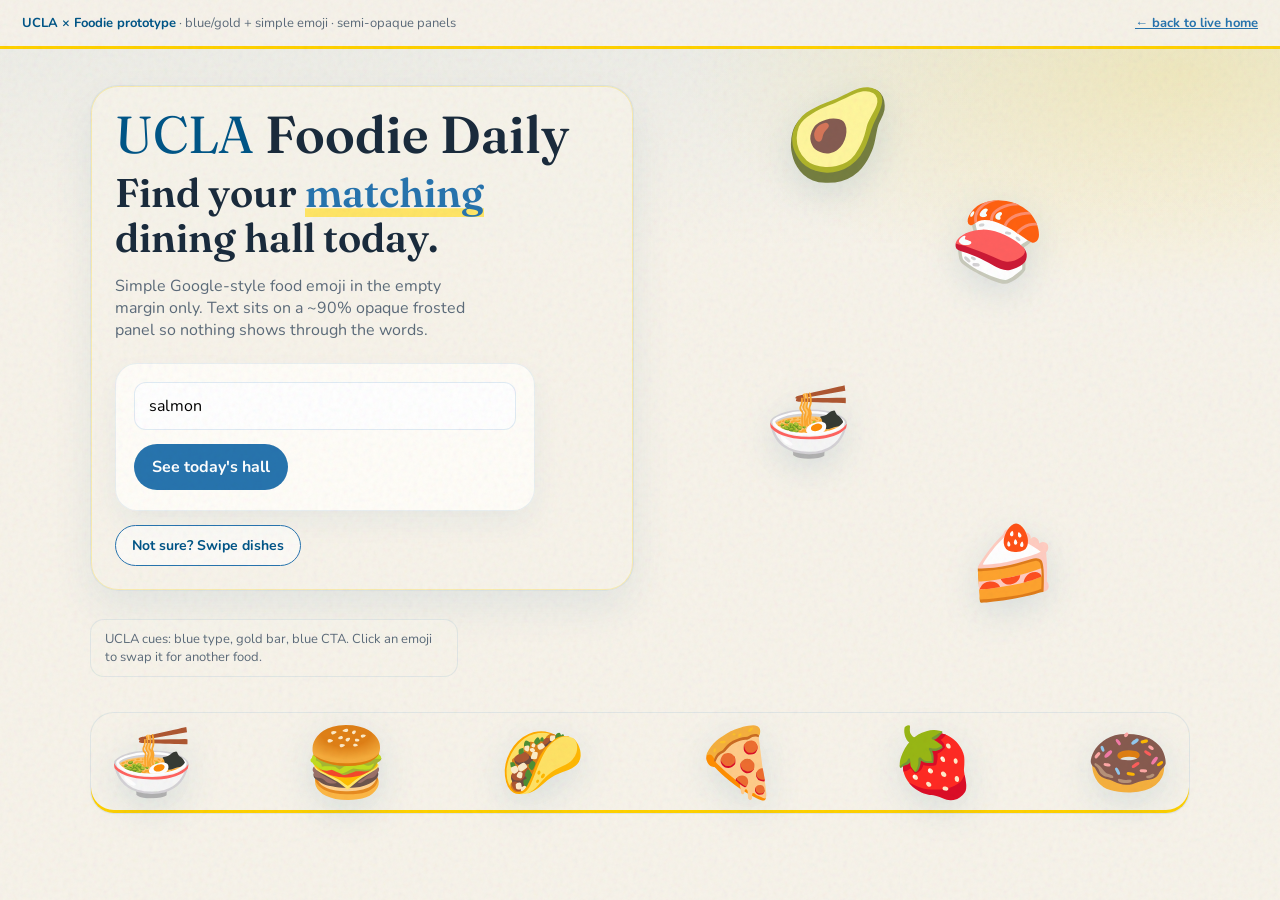
<file: app/static/visual-prototype.html>
<!doctype html>
<html lang="en">
<head>
  <meta charset="utf-8">
  <meta name="viewport" content="width=device-width, initial-scale=1">
  <title>Foodie Daily · visual prototype</title>
  <link rel="preconnect" href="https://fonts.googleapis.com">
  <link rel="preconnect" href="https://fonts.gstatic.com" crossorigin>
  <link href="https://fonts.googleapis.com/css2?family=Fraunces:opsz,wght@9..144,600;9..144,700&family=Nunito:wght@450;600;700&family=Noto+Color+Emoji&display=swap" rel="stylesheet">
  <style>
    :root {
      --bg: #f7f3ea;
      --ink: #1a2b3c;
      --muted: #5c6b7a;
      --card: rgba(255, 253, 248, 0.96);
      --ucla-blue: #2774ae;
      --ucla-blue-deep: #005587;
      --ucla-gold: #ffd100;
      --ucla-gold-soft: #ffe566;
      --panel: rgba(247, 243, 234, 0.9);
      --panel-strong: rgba(247, 243, 234, 0.94);
    }

    * { box-sizing: border-box; }

    body {
      margin: 0;
      min-height: 100vh;
      color: var(--ink);
      font-family: "Nunito", sans-serif;
      background:
        linear-gradient(180deg, rgba(39, 116, 174, 0.06), transparent 28%),
        radial-gradient(ellipse 70% 45% at 92% 8%, rgba(255, 209, 0, 0.18), transparent 55%),
        var(--bg);
      overflow-x: hidden;
    }

    body::before {
      content: "";
      position: fixed;
      inset: 0;
      pointer-events: none;
      z-index: 50;
      opacity: 0.14;
      mix-blend-mode: multiply;
      background-image: url("data:image/svg+xml,%3Csvg viewBox='0 0 200 200' xmlns='http://www.w3.org/2000/svg'%3E%3Cfilter id='n'%3E%3CfeTurbulence type='fractalNoise' baseFrequency='0.9' numOctaves='3' stitchTiles='stitch'/%3E%3C/filter%3E%3Crect width='100%25' height='100%25' filter='url(%23n)' opacity='0.55'/%3E%3C/svg%3E");
    }

    .proto-bar {
      position: relative;
      z-index: 20;
      display: flex;
      justify-content: space-between;
      gap: 12px;
      align-items: center;
      padding: 14px 22px;
      font-size: 13px;
      color: var(--muted);
      border-bottom: 3px solid var(--ucla-gold);
      background: var(--panel-strong);
      backdrop-filter: blur(10px);
    }

    .proto-bar strong { color: var(--ucla-blue-deep); }
    .proto-bar a { color: var(--ucla-blue); font-weight: 700; }

    .stage {
      position: relative;
      width: min(1100px, calc(100% - 40px));
      margin: 0 auto;
      padding: 36px 0 80px;
      min-height: 78vh;
    }

    .hero-copy {
      position: relative;
      z-index: 5;
      max-width: 34rem;
      padding: 22px 24px 24px;
      border-radius: 28px;
      background: var(--panel);
      border: 1px solid rgba(39, 116, 174, 0.12);
      box-shadow:
        0 18px 40px rgba(0, 85, 135, 0.08),
        inset 0 0 0 1px rgba(255, 209, 0, 0.25);
      backdrop-filter: blur(14px);
      -webkit-backdrop-filter: blur(14px);
    }

    .brand {
      margin: 0 0 10px;
      font-family: "Fraunces", Georgia, serif;
      font-size: clamp(34px, 6vw, 52px);
      line-height: 1.02;
      color: var(--ucla-blue-deep);
    }

    .brand span {
      color: var(--ink);
      font-weight: 600;
    }

    .headline {
      margin: 0 0 14px;
      font-family: "Fraunces", Georgia, serif;
      font-size: clamp(28px, 4.6vw, 40px);
      line-height: 1.12;
      font-weight: 600;
      color: var(--ink);
      max-width: 15ch;
    }

    .headline em {
      font-style: normal;
      color: var(--ucla-blue);
      box-shadow: inset 0 -0.22em 0 var(--ucla-gold-soft);
    }

    .lede {
      margin: 0 0 22px;
      color: var(--muted);
      max-width: 36ch;
      font-size: 16px;
    }

    .search {
      background: var(--card);
      border-radius: 22px;
      padding: 18px 18px 20px;
      box-shadow: 0 12px 28px rgba(0, 85, 135, 0.06);
      border: 1px solid rgba(39, 116, 174, 0.1);
      max-width: 420px;
    }

    .search input {
      width: 100%;
      border: 1px solid rgba(39, 116, 174, 0.14);
      border-radius: 12px;
      padding: 12px 14px;
      font: inherit;
      background: white;
    }

    .search button {
      margin-top: 14px;
      border: 0;
      border-radius: 999px;
      padding: 12px 18px;
      font: inherit;
      font-weight: 700;
      background: var(--ucla-blue);
      color: #fff;
      cursor: pointer;
    }

    .search button:hover { background: var(--ucla-blue-deep); }

    .ghost {
      display: inline-block;
      margin-top: 14px;
      padding: 10px 16px;
      border-radius: 999px;
      border: 1.5px solid var(--ucla-blue);
      color: var(--ucla-blue-deep);
      text-decoration: none;
      font-size: 14px;
      font-weight: 700;
      background: rgba(255, 255, 255, 0.55);
    }

    /* Emojis only in the right margin — never behind text */
    .emoji-field {
      position: absolute;
      top: 0;
      right: 0;
      bottom: 140px;
      left: 58%;
      pointer-events: none;
      z-index: 1;
    }

    .emoji {
      position: absolute;
      left: var(--x);
      top: var(--y);
      display: grid;
      place-items: center;
      margin: 0;
      padding: 0;
      border: 0;
      background: transparent;
      cursor: pointer;
      pointer-events: auto;
      font-family: "Noto Color Emoji", "Apple Color Emoji", "Segoe UI Emoji", sans-serif;
      font-size: var(--size, 72px);
      line-height: 1;
      filter: drop-shadow(0 10px 18px rgba(0, 85, 135, 0.12));
      animation: float var(--dur, 8s) ease-in-out infinite;
      animation-delay: var(--delay, 0s);
      -webkit-tap-highlight-color: transparent;
    }

    .emoji:focus-visible { outline: none; }

    .rail-note {
      position: relative;
      z-index: 5;
      display: inline-block;
      margin-top: 28px;
      padding: 10px 14px;
      border-radius: 14px;
      color: var(--muted);
      font-size: 13px;
      max-width: 46ch;
      background: var(--panel);
      border: 1px solid rgba(39, 116, 174, 0.1);
      backdrop-filter: blur(10px);
    }

    .emoji-row {
      position: relative;
      z-index: 5;
      display: flex;
      flex-wrap: wrap;
      justify-content: space-between;
      gap: 12px;
      margin-top: 22px;
      padding: 16px 18px;
      border-radius: 24px;
      background: var(--panel);
      border: 1px solid rgba(39, 116, 174, 0.1);
      box-shadow: inset 0 -3px 0 var(--ucla-gold);
      backdrop-filter: blur(10px);
    }

    .emoji-row .emoji {
      position: relative;
      left: auto;
      top: auto;
      font-size: clamp(48px, 8vw, 68px);
    }

    @keyframes float {
      0%, 100% { translate: 0 0; rotate: -2deg; }
      50% { translate: 0 -8px; rotate: 2deg; }
    }

    @media (max-width: 720px) {
      .emoji-field { left: 64%; }
      .emoji.desktop-only { display: none; }
      .hero-copy { background: var(--panel-strong); }
    }
  </style>
</head>
<body>
  <div class="proto-bar">
    <div><strong>UCLA × Foodie prototype</strong> · blue/gold + simple emoji · semi-opaque panels</div>
    <div><a href="/">← back to live home</a></div>
  </div>

  <div class="stage">
    <div class="emoji-field" aria-hidden="true">
      <button class="emoji desktop-only" type="button" style="--x:12%; --y:6%; --size:88px; --delay:0s" aria-label="Avocado">🥑</button>
      <button class="emoji" type="button" style="--x:48%; --y:22%; --size:76px; --delay:-1.2s" aria-label="Sushi">🍣</button>
      <button class="emoji desktop-only" type="button" style="--x:8%; --y:48%; --size:70px; --delay:-2.4s" aria-label="Ramen">🍜</button>
      <button class="emoji" type="button" style="--x:52%; --y:68%; --size:72px; --delay:-0.8s" aria-label="Cake">🍰</button>
    </div>

    <div class="hero-copy">
      <p class="brand">UCLA <span>Foodie Daily</span></p>
      <h1 class="headline">Find your <em>matching</em> dining hall today.</h1>
      <p class="lede">Simple Google-style food emoji in the empty margin only. Text sits on a ~90% opaque frosted panel so nothing shows through the words.</p>
      <form class="search" action="/" method="get" onsubmit="event.preventDefault();">
        <input name="wish" placeholder="beef, salmon, tiramisu" value="salmon">
        <button type="submit">See today's hall</button>
      </form>
      <a class="ghost" href="/match">Not sure? Swipe dishes</a>
    </div>

    <p class="rail-note">UCLA cues: blue type, gold bar, blue CTA. Click an emoji to swap it for another food.</p>

    <div class="emoji-row">
      <button class="emoji" type="button" style="--delay:0s" aria-label="Ramen">🍜</button>
      <button class="emoji" type="button" style="--delay:-1s" aria-label="Burger">🍔</button>
      <button class="emoji" type="button" style="--delay:-2s" aria-label="Taco">🌮</button>
      <button class="emoji" type="button" style="--delay:-0.5s" aria-label="Pizza">🍕</button>
      <button class="emoji" type="button" style="--delay:-2.8s" aria-label="Strawberry">🍓</button>
      <button class="emoji" type="button" style="--delay:-1.6s" aria-label="Donut">🍩</button>
    </div>
  </div>

  <script>
    const FOODS = [
      "🍜", "🍔", "🌮", "🍕", "🍓", "🍩", "🥑", "🍣", "🍰", "🍦",
      "🍇", "🍉", "🍒", "🥐", "🥗", "🍤", "🍱", "🍪", "🫐", "🥭",
      "🥝", "🍎", "🥨", "🥞", "🧋", "🥟",
    ];

    function nextFood(current) {
      let pick = current;
      for (let i = 0; i < 8 && pick === current; i += 1) {
        pick = FOODS[Math.floor(Math.random() * FOODS.length)];
      }
      return pick;
    }

    document.querySelectorAll(".emoji").forEach((btn) => {
      btn.addEventListener("click", () => {
        btn.textContent = nextFood(btn.textContent.trim());
        btn.animate(
          [
            { transform: "scale(1) rotate(0deg)" },
            { transform: "scale(1.28) rotate(-10deg)", offset: 0.35 },
            { transform: "scale(1) rotate(0deg)" },
          ],
          { duration: 480, easing: "cubic-bezier(0.22, 0.75, 0.2, 1)" }
        );
      });
    });
  </script>
</body>
</html>
</file>
